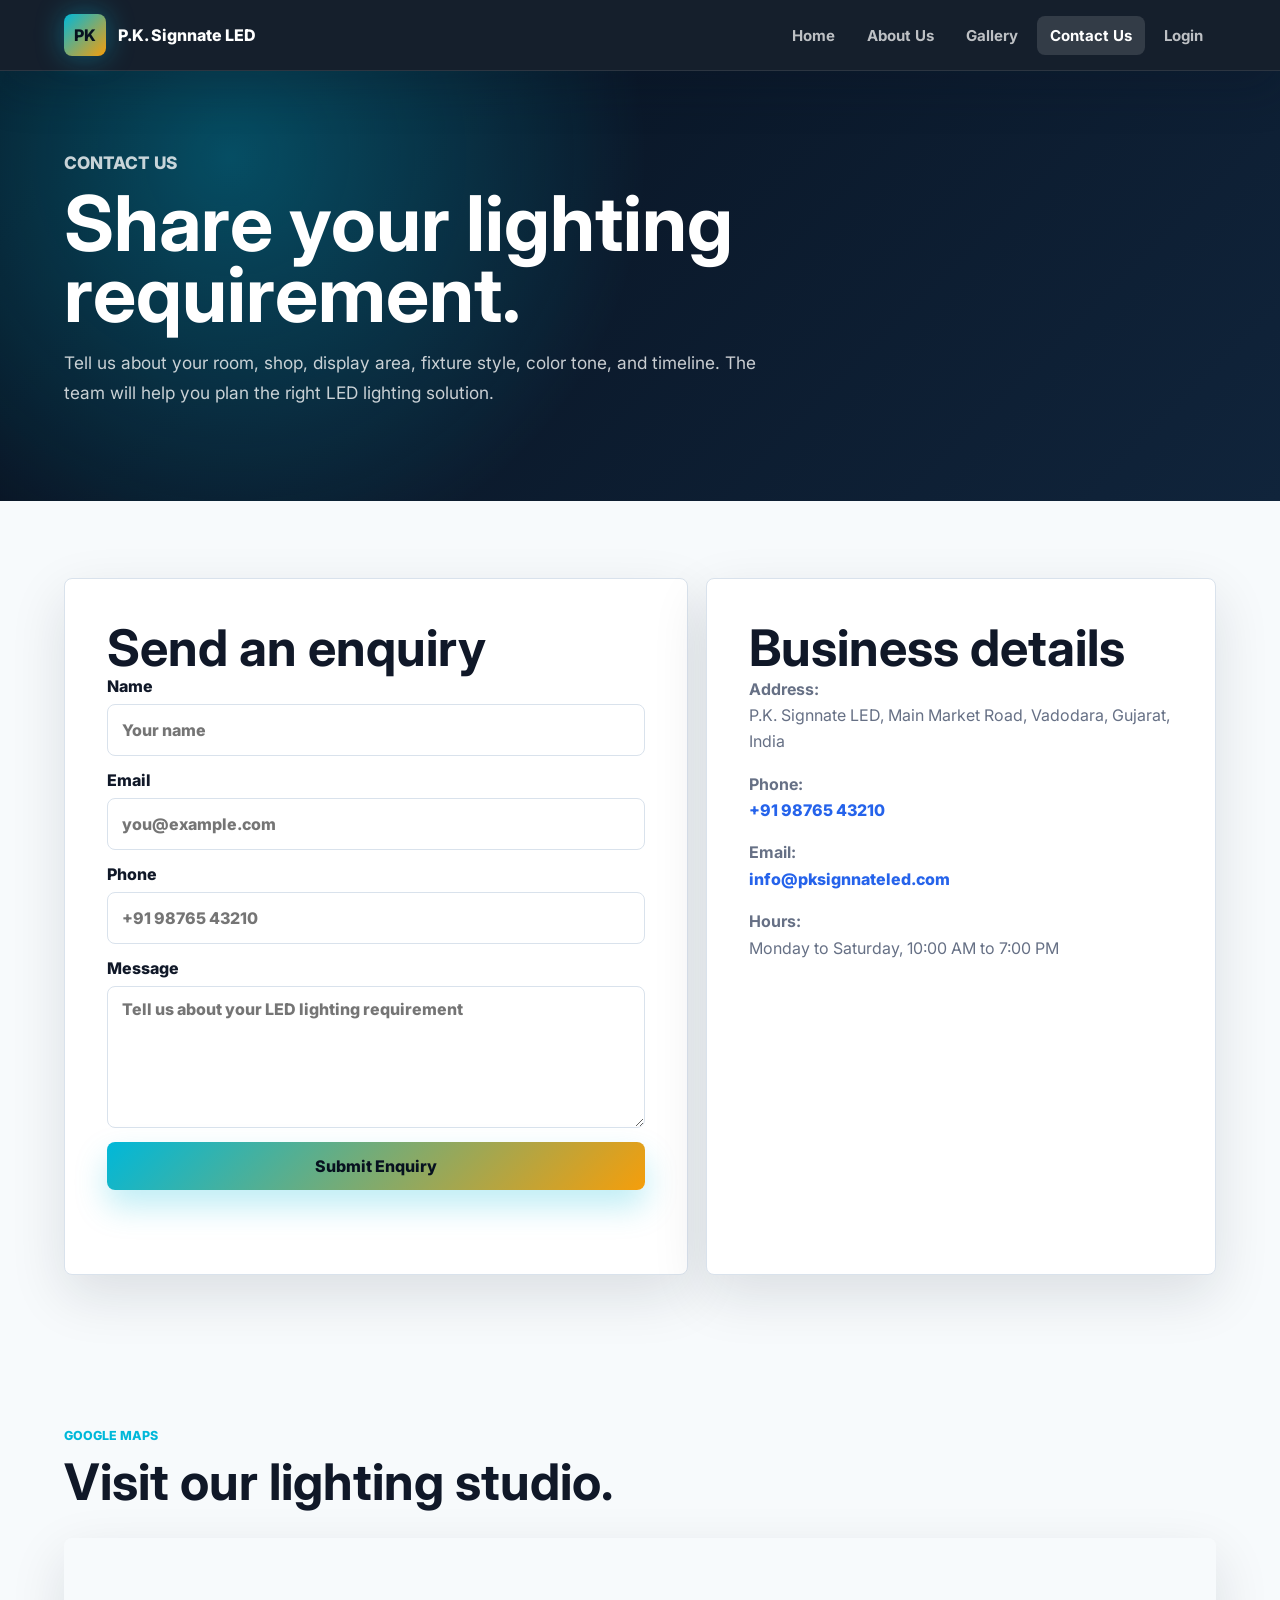
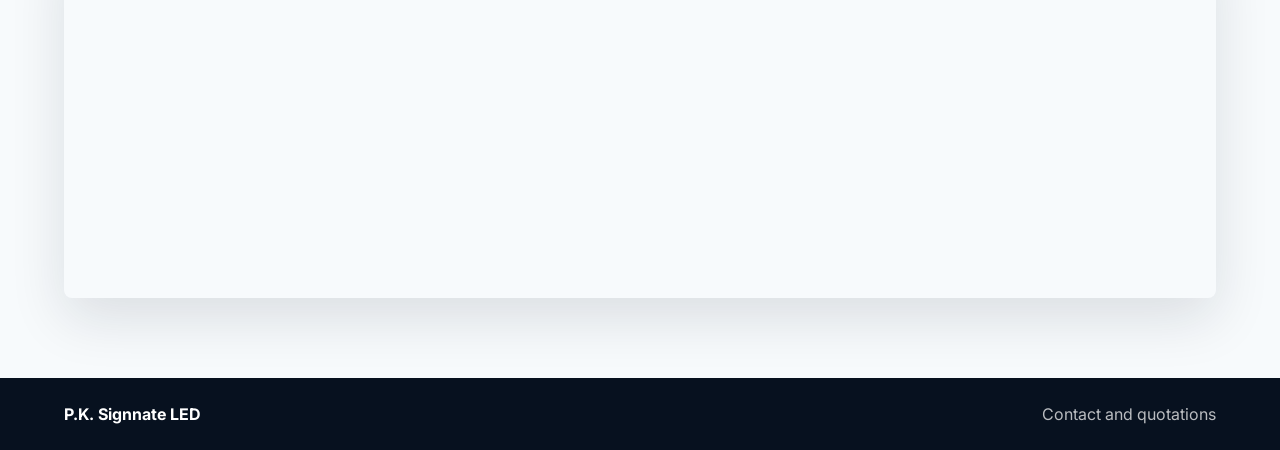
<file: contact.html>
<!DOCTYPE html>
<html lang="en">
<head>
  <meta charset="UTF-8">
  <meta name="viewport" content="width=device-width, initial-scale=1.0">
  <title>Contact Us | P.K. Signnate LED</title>
  <link rel="preconnect" href="https://fonts.googleapis.com">
  <link rel="preconnect" href="https://fonts.gstatic.com" crossorigin>
  <link href="https://fonts.googleapis.com/css2?family=Inter:wght@400;500;600;700;800&display=swap" rel="stylesheet">
  <link rel="stylesheet" href="styles.css">
</head>
<body>
  <header class="site-header">
    <a class="brand" href="index.html"><span class="brand-mark">PK</span><span>P.K. Signnate LED</span></a>
    <button class="nav-toggle" type="button" aria-label="Open navigation" aria-expanded="false"><span></span><span></span><span></span></button>
    <nav class="site-nav" aria-label="Primary navigation">
      <a href="index.html">Home</a>
      <a href="about.html">About Us</a>
      <a href="gallery.html">Gallery</a>
      <a class="active" href="contact.html">Contact Us</a>
      <a href="login.html">Login</a>
    </nav>
  </header>

  <main>
    <section class="page-hero">
      <div class="page-hero-inner reveal">
        <p class="eyebrow">Contact us</p>
        <h1>Share your lighting requirement.</h1>
        <p>Tell us about your room, shop, display area, fixture style, color tone, and timeline. The team will help you plan the right LED lighting solution.</p>
      </div>
    </section>

    <section class="section contact-grid">
      <div class="contact-card reveal">
        <h2>Send an enquiry</h2>
        <form class="contact-form" id="contactForm">
          <label>Name
            <input type="text" name="name" placeholder="Your name" required>
          </label>
          <label>Email
            <input type="email" name="email" placeholder="you@example.com" required>
          </label>
          <label>Phone
            <input type="tel" name="phone" placeholder="+91 98765 43210" required>
          </label>
          <label>Message
            <textarea name="message" placeholder="Tell us about your LED lighting requirement" required></textarea>
          </label>
          <button class="btn primary" type="submit">Submit Enquiry</button>
          <p class="form-status" id="contactStatus" aria-live="polite"></p>
        </form>
      </div>

      <aside class="contact-card reveal">
        <h2>Business details</h2>
        <p><strong>Address:</strong><br>P.K. Signnate LED, Main Market Road, Vadodara, Gujarat, India</p>
        <p><strong>Phone:</strong><br><a class="text-link" href="tel:+919876543210">+91 98765 43210</a></p>
        <p><strong>Email:</strong><br><a class="text-link" href="mailto:info@pksignnateled.com">info@pksignnateled.com</a></p>
        <p><strong>Hours:</strong><br>Monday to Saturday, 10:00 AM to 7:00 PM</p>
      </aside>
    </section>

    <section class="section">
      <div class="section-heading reveal">
        <p class="eyebrow">Google Maps</p>
        <h2>Visit our lighting studio.</h2>
      </div>
      <iframe class="map-frame reveal" title="P.K. Signnate LED map" loading="lazy" referrerpolicy="no-referrer-when-downgrade" src="https://www.google.com/maps?q=Vadodara%2C%20Gujarat%2C%20India&output=embed"></iframe>
    </section>
  </main>

  <footer class="site-footer"><strong>P.K. Signnate LED</strong><span>Contact and quotations</span></footer>
  <script src="script.js"></script>
</body>
</html>
</file>
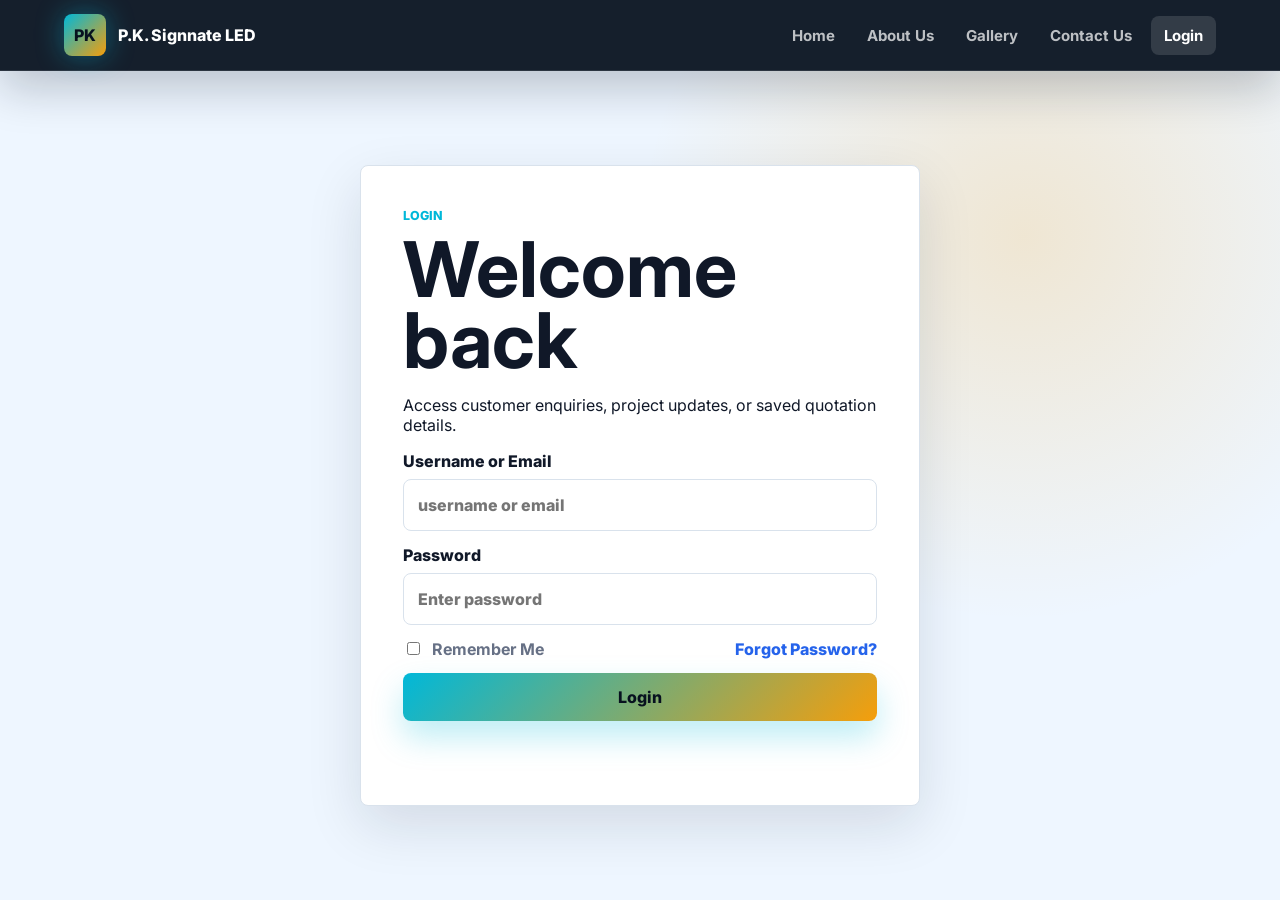
<file: login.html>
<!DOCTYPE html>
<html lang="en">
<head>
  <meta charset="UTF-8">
  <meta name="viewport" content="width=device-width, initial-scale=1.0">
  <title>Login | P.K. Signnate LED</title>
  <link rel="preconnect" href="https://fonts.googleapis.com">
  <link rel="preconnect" href="https://fonts.gstatic.com" crossorigin>
  <link href="https://fonts.googleapis.com/css2?family=Inter:wght@400;500;600;700;800&display=swap" rel="stylesheet">
  <link rel="stylesheet" href="styles.css">
</head>
<body>
  <header class="site-header">
    <a class="brand" href="index.html"><span class="brand-mark">PK</span><span>P.K. Signnate LED</span></a>
    <button class="nav-toggle" type="button" aria-label="Open navigation" aria-expanded="false"><span></span><span></span><span></span></button>
    <nav class="site-nav" aria-label="Primary navigation">
      <a href="index.html">Home</a>
      <a href="about.html">About Us</a>
      <a href="gallery.html">Gallery</a>
      <a href="contact.html">Contact Us</a>
      <a class="active" href="login.html">Login</a>
    </nav>
  </header>

  <main class="auth-shell">
    <section class="auth-card reveal" id="loginPanel">
      <p class="eyebrow">Login</p>
      <h1>Welcome back</h1>
      <p>Access customer enquiries, project updates, or saved quotation details.</p>
      <form class="login-form" id="loginForm">
        <label>Username or Email
          <input type="text" name="username" placeholder="username or email" required>
        </label>
        <label>Password
          <input type="password" name="password" placeholder="Enter password" required>
        </label>
        <div class="form-meta">
          <label class="check-label"><input type="checkbox" name="remember"> Remember Me</label>
          <a class="text-link" href="#">Forgot Password?</a>
        </div>
        <button class="btn primary full" type="submit">Login</button>
        <p class="form-status" id="loginStatus" aria-live="polite"></p>
      </form>
    </section>

    <section class="logout-card reveal" id="logoutPanel" hidden>
      <div class="logout-icon">OK</div>
      <p class="eyebrow">Logout</p>
      <h1>You are logged in</h1>
      <p id="logoutMessage">You can logout from this same page.</p>
      <div class="logout-actions">
        <button class="btn primary" type="button" id="logoutButton">Logout</button>
        <a class="btn light" href="index.html">Go Home</a>
      </div>
    </section>
  </main>

  <script src="script.js"></script>
</body>
</html>
</file>
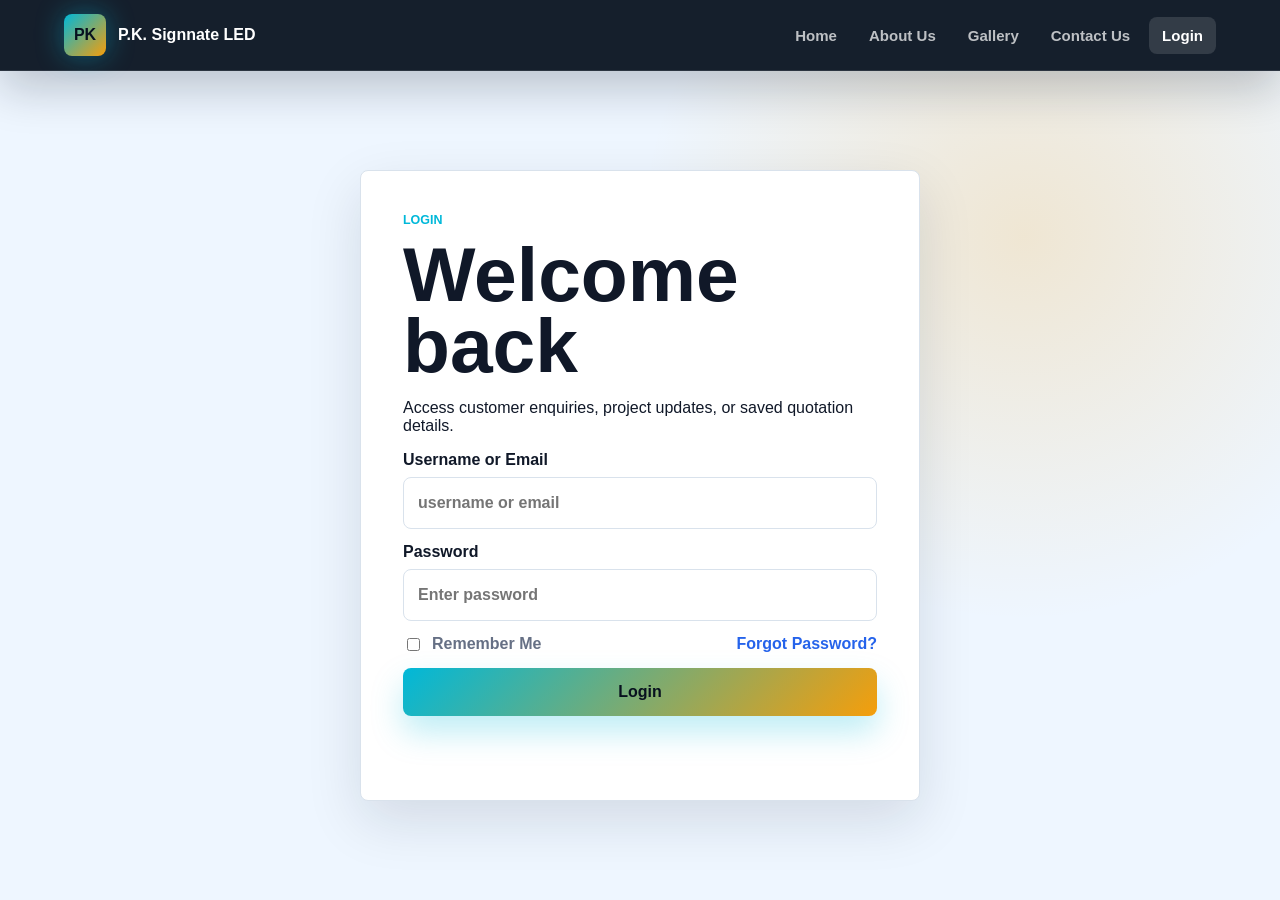
<file: logout.html>
<!DOCTYPE html>
<html lang="en">
<head>
  <meta charset="UTF-8">
  <meta name="viewport" content="width=device-width, initial-scale=1.0">
  <meta http-equiv="refresh" content="0; url=login.html">
  <title>Login | P.K. Signnate LED</title>
  <link rel="preconnect" href="https://fonts.googleapis.com">
  <link rel="preconnect" href="https://fonts.gstatic.com" crossorigin>
  <link href="https://fonts.googleapis.com/css2?family=Inter:wght@400;500;600;700;800&display=swap" rel="stylesheet">
  <link rel="stylesheet" href="styles.css">
</head>
<body>
  <header class="site-header">
    <a class="brand" href="index.html"><span class="brand-mark">PK</span><span>P.K. Signnate LED</span></a>
    <button class="nav-toggle" type="button" aria-label="Open navigation" aria-expanded="false"><span></span><span></span><span></span></button>
    <nav class="site-nav" aria-label="Primary navigation">
      <a href="index.html">Home</a>
      <a href="about.html">About Us</a>
      <a href="gallery.html">Gallery</a>
      <a href="contact.html">Contact Us</a>
      <a class="active" href="login.html">Login</a>
    </nav>
  </header>

  <main class="auth-shell">
    <section class="logout-card reveal">
      <div class="logout-icon">OK</div>
      <h1>Login and logout</h1>
      <p id="logoutMessage">Login and logout are now available on one page.</p>
      <div class="logout-actions">
        <a class="btn primary" href="login.html">Open Login Page</a>
        <a class="btn light" href="index.html">Go Home</a>
      </div>
    </section>
  </main>

  <script src="script.js"></script>
</body>
</html>
</file>
<file: styles.css>
:root {
  --bg: #f7fafc;
  --panel: #ffffff;
  --ink: #101828;
  --muted: #667085;
  --line: #d9e2ec;
  --dark: #07111f;
  --cyan: #00b8d9;
  --blue: #2563eb;
  --amber: #f59e0b;
  --green: #16a34a;
  --shadow: 0 20px 55px rgba(16, 24, 40, 0.12);
}

* {
  box-sizing: border-box;
}

html {
  scroll-behavior: smooth;
}

body {
  margin: 0;
  min-height: 100vh;
  color: var(--ink);
  background: var(--bg);
  font-family: Inter, Arial, sans-serif;
}

img {
  display: block;
  max-width: 100%;
}

a {
  color: inherit;
  text-decoration: none;
}

button,
input,
textarea {
  font: inherit;
}

.site-header {
  position: sticky;
  top: 0;
  z-index: 20;
  display: flex;
  align-items: center;
  justify-content: space-between;
  gap: 24px;
  padding: 14px clamp(18px, 5vw, 72px);
  background: rgba(7, 17, 31, 0.94);
  border-bottom: 1px solid rgba(255, 255, 255, 0.1);
  box-shadow: 0 18px 45px rgba(7, 17, 31, 0.22);
  backdrop-filter: blur(16px);
}

.brand {
  display: inline-flex;
  align-items: center;
  gap: 12px;
  color: #fff;
  font-weight: 800;
  white-space: nowrap;
}

.brand-mark {
  display: grid;
  width: 42px;
  height: 42px;
  place-items: center;
  border-radius: 8px;
  color: var(--dark);
  background: linear-gradient(135deg, var(--cyan), var(--amber));
  box-shadow: 0 0 28px rgba(0, 184, 217, 0.42);
}

.site-nav {
  display: flex;
  align-items: center;
  gap: 6px;
}

.site-nav a {
  padding: 10px 13px;
  border-radius: 8px;
  color: rgba(255, 255, 255, 0.72);
  font-size: 0.94rem;
  font-weight: 700;
  transition: background 0.2s ease, color 0.2s ease;
}

.site-nav a:hover,
.site-nav a.active {
  color: #fff;
  background: rgba(255, 255, 255, 0.13);
}

.nav-toggle {
  display: none;
  width: 44px;
  height: 44px;
  padding: 10px;
  border: 1px solid rgba(255, 255, 255, 0.22);
  border-radius: 8px;
  background: rgba(255, 255, 255, 0.08);
}

.nav-toggle span {
  display: block;
  height: 2px;
  margin: 5px 0;
  background: #fff;
}

.hero {
  position: relative;
  min-height: calc(100vh - 71px);
  display: grid;
  align-items: center;
  overflow: hidden;
  background: var(--dark);
}

.hero-bg {
  position: absolute;
  inset: 0;
  width: 100%;
  height: 100%;
  object-fit: cover;
}

.hero-shade {
  position: absolute;
  inset: 0;
  background: linear-gradient(90deg, rgba(7, 17, 31, 0.9), rgba(7, 17, 31, 0.55) 48%, rgba(7, 17, 31, 0.12));
}

.hero-content {
  position: relative;
  z-index: 1;
  width: min(720px, calc(100% - 36px));
  margin-left: clamp(18px, 6vw, 88px);
  padding-block: 90px;
  color: #fff;
}

.eyebrow {
  margin: 0 0 12px;
  color: var(--cyan);
  font-size: 0.78rem;
  font-weight: 800;
  letter-spacing: 0;
  text-transform: uppercase;
}

h1,
h2,
h3,
p {
  margin-top: 0;
}

h1 {
  margin-bottom: 18px;
  font-size: clamp(3.3rem, 8vw, 7.2rem);
  line-height: 0.92;
}

h2 {
  margin-bottom: 0;
  font-size: clamp(2rem, 4vw, 3.15rem);
  line-height: 1.08;
}

h3 {
  margin-bottom: 8px;
  font-size: 1.18rem;
}

.hero-text {
  max-width: 610px;
  color: rgba(255, 255, 255, 0.82);
  font-size: clamp(1.05rem, 2vw, 1.22rem);
  line-height: 1.7;
}

.hero-actions,
.form-row,
.logout-actions {
  display: flex;
  flex-wrap: wrap;
  gap: 12px;
}

.btn {
  display: inline-flex;
  min-height: 48px;
  align-items: center;
  justify-content: center;
  padding: 12px 20px;
  border: 0;
  border-radius: 8px;
  cursor: pointer;
  font-weight: 800;
  transition: transform 0.18s ease, box-shadow 0.18s ease, background 0.18s ease;
}

.btn:hover {
  transform: translateY(-2px);
}

.btn.primary {
  color: var(--dark);
  background: linear-gradient(135deg, var(--cyan), var(--amber));
  box-shadow: 0 16px 32px rgba(0, 184, 217, 0.26);
}

.btn.secondary {
  color: #fff;
  background: rgba(255, 255, 255, 0.12);
  border: 1px solid rgba(255, 255, 255, 0.32);
}

.btn.light {
  color: var(--ink);
  background: #fff;
  border: 1px solid var(--line);
}

.btn.full {
  width: 100%;
}

.section,
.page-hero,
.auth-shell {
  padding: clamp(42px, 6vw, 82px) clamp(18px, 5vw, 72px);
}

.intro-section {
  display: grid;
  grid-template-columns: minmax(0, 0.85fr) minmax(300px, 1fr);
  gap: 28px;
  align-items: end;
  background: #fff;
}

.intro-section p:last-child,
.section-heading + p,
.text-block p,
.service-card p,
.project-card p,
.testimonial p,
.team-card p,
.contact-card p,
.logout-card p {
  color: var(--muted);
  line-height: 1.65;
}

.section-heading {
  max-width: 760px;
  margin-bottom: 28px;
}

.service-grid,
.project-grid,
.testimonial-grid,
.team-grid,
.gallery-grid,
.contact-grid,
.values-grid {
  display: grid;
  gap: 18px;
}

.service-grid {
  grid-template-columns: repeat(4, minmax(0, 1fr));
}

.service-card,
.project-card,
.testimonial,
.team-card,
.value-card,
.contact-card,
.auth-card,
.logout-card,
.text-block {
  border: 1px solid var(--line);
  border-radius: 8px;
  background: var(--panel);
  box-shadow: var(--shadow);
}

.service-card,
.testimonial,
.team-card,
.value-card,
.text-block {
  padding: 24px;
}

.service-icon {
  display: grid;
  width: 52px;
  height: 52px;
  place-items: center;
  margin-bottom: 18px;
  border-radius: 8px;
  color: #fff;
  background: linear-gradient(135deg, var(--blue), var(--cyan));
  font-weight: 900;
  box-shadow: 0 0 28px rgba(37, 99, 235, 0.24);
}

.project-band {
  background: #eef6ff;
}

.project-grid {
  grid-template-columns: repeat(3, minmax(0, 1fr));
}

.project-card {
  overflow: hidden;
  transition: transform 0.18s ease, box-shadow 0.18s ease;
}

.project-card:hover,
.gallery-item:hover {
  transform: translateY(-4px);
  box-shadow: 0 26px 62px rgba(16, 24, 40, 0.16);
}

.project-card img {
  width: 100%;
  aspect-ratio: 1.28;
  object-fit: cover;
}

.project-card div {
  padding: 18px;
}

.testimonial-grid {
  grid-template-columns: repeat(3, minmax(0, 1fr));
}

.testimonial strong,
.testimonial span {
  display: block;
}

.testimonial span {
  margin-top: 3px;
  color: var(--muted);
  font-size: 0.9rem;
}

.page-hero {
  color: #fff;
  background: radial-gradient(circle at 18% 20%, rgba(0, 184, 217, 0.35), transparent 26rem), linear-gradient(135deg, #07111f, #10243b);
}

.page-hero-inner {
  width: min(900px, 100%);
}

.page-hero h1,
.auth-card h1,
.logout-card h1 {
  font-size: clamp(2.6rem, 6vw, 4.8rem);
}

.page-hero p {
  max-width: 720px;
  color: rgba(255, 255, 255, 0.78);
  font-size: 1.08rem;
  line-height: 1.7;
}

.two-column {
  display: grid;
  grid-template-columns: minmax(0, 0.9fr) minmax(300px, 1.1fr);
  gap: 22px;
  align-items: stretch;
}

.image-panel {
  overflow: hidden;
  border-radius: 8px;
  box-shadow: var(--shadow);
}

.image-panel img {
  width: 100%;
  height: 100%;
  min-height: 460px;
  object-fit: cover;
}

.values-grid {
  grid-template-columns: repeat(4, minmax(0, 1fr));
}

.team-grid {
  grid-template-columns: repeat(3, minmax(0, 1fr));
}

.team-card span {
  color: var(--blue);
  font-weight: 800;
}

.gallery-grid {
  grid-template-columns: repeat(3, minmax(0, 1fr));
}

.gallery-item {
  padding: 0;
  overflow: hidden;
  border: 0;
  border-radius: 8px;
  background: #fff;
  box-shadow: var(--shadow);
  cursor: pointer;
  text-align: left;
  transition: transform 0.18s ease, box-shadow 0.18s ease;
}

.gallery-item img {
  width: 100%;
  aspect-ratio: 1.22;
  object-fit: cover;
}

.gallery-caption {
  display: block;
  padding: 16px;
  color: var(--ink);
  font-weight: 800;
}

.lightbox {
  position: fixed;
  inset: 0;
  z-index: 50;
  display: none;
  align-items: center;
  justify-content: center;
  padding: 22px;
  background: rgba(7, 17, 31, 0.86);
}

.lightbox.open {
  display: flex;
}

.lightbox img {
  max-width: min(1100px, 94vw);
  max-height: 82vh;
  border-radius: 8px;
  box-shadow: 0 28px 80px rgba(0, 0, 0, 0.45);
}

.lightbox button {
  position: absolute;
  top: 20px;
  right: 20px;
  width: 46px;
  height: 46px;
  border: 0;
  border-radius: 8px;
  color: #fff;
  background: rgba(255, 255, 255, 0.16);
  cursor: pointer;
  font-size: 1.7rem;
}

.contact-grid {
  grid-template-columns: minmax(0, 1.1fr) minmax(300px, 0.9fr);
}

.contact-card,
.auth-card,
.logout-card {
  padding: clamp(24px, 4vw, 42px);
}

.contact-form,
.login-form {
  display: grid;
  gap: 14px;
}

label {
  display: grid;
  gap: 8px;
  color: var(--ink);
  font-weight: 800;
}

input,
textarea {
  width: 100%;
  min-height: 52px;
  padding: 12px 14px;
  border: 1px solid var(--line);
  border-radius: 8px;
  background: #fff;
  color: var(--ink);
  outline: none;
  transition: border 0.18s ease, box-shadow 0.18s ease;
}

textarea {
  min-height: 142px;
  resize: vertical;
}

input:focus,
textarea:focus {
  border-color: var(--cyan);
  box-shadow: 0 0 0 4px rgba(0, 184, 217, 0.16);
}

.check-label {
  display: inline-flex;
  grid-template-columns: auto 1fr;
  align-items: center;
  gap: 9px;
  color: var(--muted);
  font-weight: 700;
}

.check-label input {
  width: auto;
  min-height: auto;
  accent-color: var(--blue);
}

.form-status {
  min-height: 24px;
  margin: 4px 0 0;
  color: var(--green);
  font-weight: 800;
}

.map-frame {
  width: 100%;
  min-height: 360px;
  border: 0;
  border-radius: 8px;
  box-shadow: var(--shadow);
}

.auth-shell {
  min-height: calc(100vh - 71px);
  display: grid;
  place-items: center;
  background: radial-gradient(circle at 80% 20%, rgba(245, 158, 11, 0.18), transparent 24rem), #eef6ff;
}

.auth-card,
.logout-card {
  width: min(560px, 100%);
}

.form-meta {
  display: flex;
  align-items: center;
  justify-content: space-between;
  gap: 12px;
}

.text-link {
  color: var(--blue);
  font-weight: 800;
}

.logout-card {
  text-align: center;
}

.logout-icon {
  display: grid;
  width: 78px;
  height: 78px;
  place-items: center;
  margin: 0 auto 22px;
  border-radius: 8px;
  color: var(--dark);
  background: linear-gradient(135deg, var(--cyan), var(--amber));
  font-weight: 900;
}

.site-footer {
  display: flex;
  justify-content: space-between;
  gap: 16px;
  padding: 26px clamp(18px, 5vw, 72px);
  color: rgba(255, 255, 255, 0.72);
  background: var(--dark);
}

.site-footer strong {
  color: #fff;
}

.reveal {
  opacity: 0;
  transform: translateY(16px);
  transition: opacity 0.55s ease, transform 0.55s ease;
}

.reveal.visible {
  opacity: 1;
  transform: translateY(0);
}

@media (max-width: 980px) {
  .intro-section,
  .two-column,
  .contact-grid {
    grid-template-columns: 1fr;
  }

  .service-grid,
  .values-grid {
    grid-template-columns: repeat(2, minmax(0, 1fr));
  }

  .project-grid,
  .testimonial-grid,
  .team-grid,
  .gallery-grid {
    grid-template-columns: repeat(2, minmax(0, 1fr));
  }
}

@media (max-width: 720px) {
  .site-header {
    flex-wrap: wrap;
  }

  .brand {
    font-size: 0.96rem;
  }

  .nav-toggle {
    display: block;
  }

  .site-nav {
    display: none;
    width: 100%;
    flex-direction: column;
    align-items: stretch;
  }

  .site-nav.open {
    display: flex;
  }

  .site-nav a {
    width: 100%;
  }

  .hero {
    min-height: 76vh;
  }

  .hero-content {
    margin-left: 18px;
    padding-block: 68px;
  }

  .hero-shade {
    background: rgba(7, 17, 31, 0.78);
  }

  .service-grid,
  .project-grid,
  .testimonial-grid,
  .team-grid,
  .gallery-grid,
  .values-grid {
    grid-template-columns: 1fr;
  }

  .form-meta,
  .site-footer {
    align-items: flex-start;
    flex-direction: column;
  }
}
</file>
